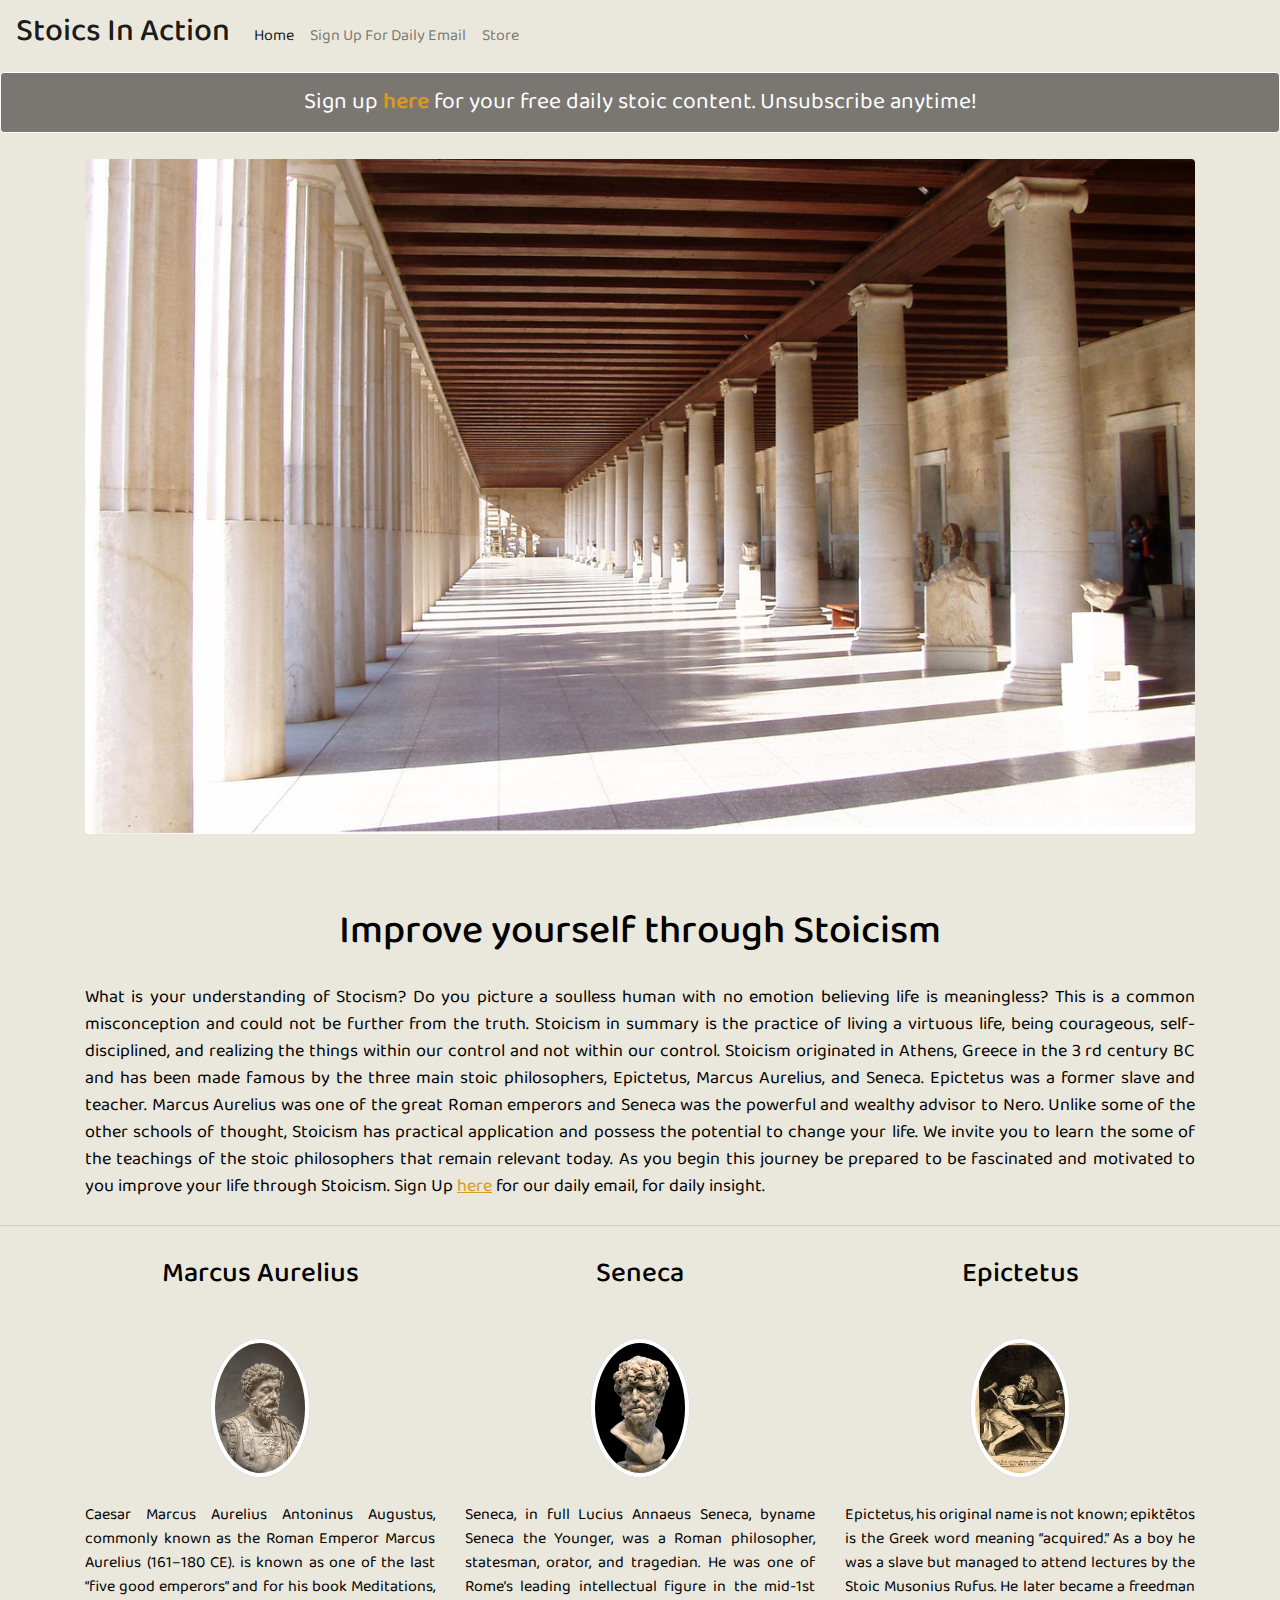
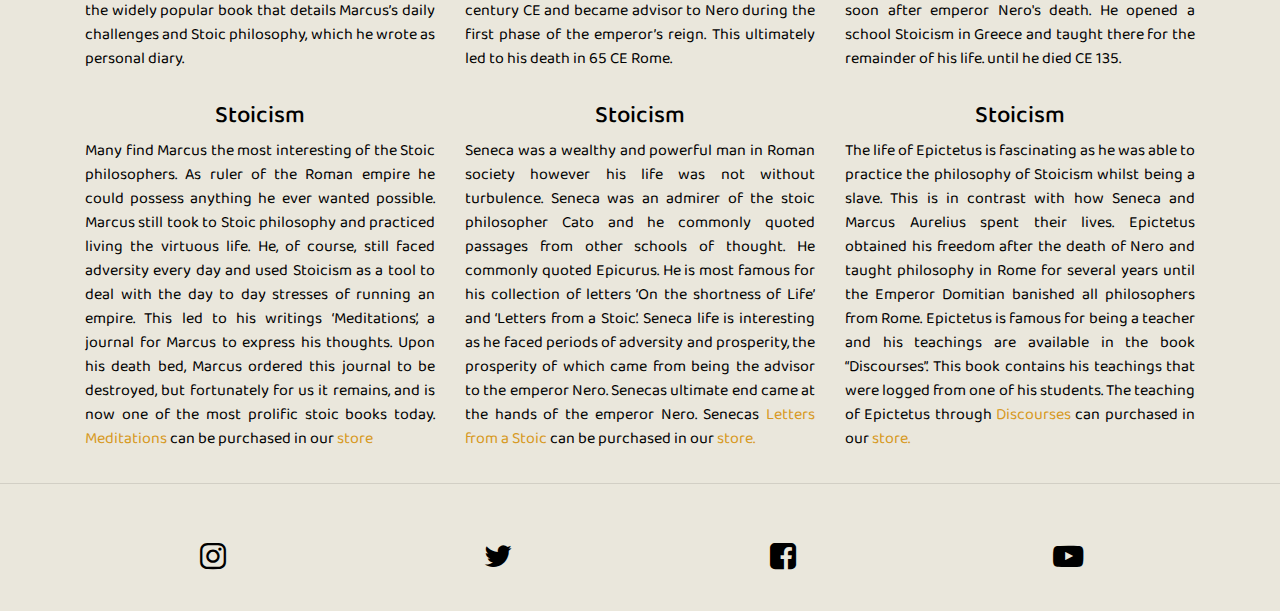
<file: index.html>
<!DOCTYPE html>
<html lang="en">
  <head>
    <meta charset="UTF-8" />
    <meta name="viewport" content="width=device-width, initial-scale=1.0" />
    <title>Stoics In Action</title>
    <link
      rel="stylesheet"
      href="https://stackpath.bootstrapcdn.com/bootstrap/4.4.1/css/bootstrap.min.css"
      integrity="sha384-Vkoo8x4CGsO3+Hhxv8T/Q5PaXtkKtu6ug5TOeNV6gBiFeWPGFN9MuhOf23Q9Ifjh"
      crossorigin="anonymous"
    />
    <link
      href="https://stackpath.bootstrapcdn.com/font-awesome/4.7.0/css/font-awesome.min.css"
      rel="stylesheet"
      integrity="sha384-wvfXpqpZZVQGK6TAh5PVlGOfQNHSoD2xbE+QkPxCAFlNEevoEH3Sl0sibVcOQVnN"
      crossorigin="anonymous"
    />
    <link
      href="https://fonts.googleapis.com/css2?family=Baloo+Paaji+2&display=swap"
      rel="stylesheet"
    />
    <link rel="stylesheet" href="assets/css/style.css" type="text/css" />
  </head>
  <body>
    <!--Navbar-->
    <nav class="navbar navbar-expand-lg navbar-light">
      <a class="navbar-brand" href="index.html"><h2>Stoics In Action</h2></a>
      <button
        class="navbar-toggler"
        type="button"
        data-toggle="collapse"
        data-target="#navbarNav"
        aria-controls="navbarNav"   
        aria-expanded="false"
        aria-label="Toggle navigation"
      >
        <span class="navbar-toggler-icon"></span>
      </button>
      <div class="collapse navbar-collapse" id="navbarNav">
        <ul class="navbar-nav">
          <li class="nav-item active">
            <a class="nav-link" href="index.html"
              >Home <span class="sr-only">(current)</span></a
            >
          </li>
          <li class="nav-item">
            <a class="nav-link" href="sign-up.html">Sign Up For Daily Email</a>
          </li>
          <li class="nav-item">
            <a class="nav-link" href="store.html">Store</a>
          </li>
        </ul>
      </div>
    </nav>
    <!--Navbar-->

    <!--Hero Image-->
    <div class="alert alert-light" role="alert">
      Sign up <a href="sign-up.html" class="alert-link">here</a> for your free daily stoic content. Unsubscribe anytime!
    </div>
    <div class="container hero-image">
        <img src="assets/images/stoa2.jpg" class="rounded img-responsive stoa" alt="Responsive image">
    </div>
    <!--Hero Image-->
    <br>
    <!--Introduction-->
    <div class="container introduction">
      <h1>Improve yourself through Stoicism</h1>
      <p>
        What is your understanding of Stocism? Do you picture a soulless human with no
        emotion believing life is meaningless? This is a common misconception and could not be
        further from the truth. Stoicism in summary is the practice of living a virtuous life,
        being courageous, self-disciplined, and realizing the things within our control and not
        within our control. Stoicism originated in Athens, Greece in the 3 rd century BC and has
        been made famous by the three main stoic philosophers, Epictetus, Marcus Aurelius,
        and Seneca. Epictetus was a former slave and teacher. Marcus Aurelius was one of the
        great Roman emperors and Seneca was the powerful and wealthy advisor to Nero.
        Unlike some of the other schools of thought, Stoicism has practical application and
        possess the potential to change your life. We invite you to learn the some of the
        teachings of the stoic philosophers that remain relevant today. As you begin this
        journey be prepared to be fascinated and motivated to you improve your life through
        Stoicism. Sign Up <a href="sign-up.html">here</a> for our daily email, for daily insight.
      </p>
    </div>
    <!--Introduction-->
    <hr>
    <!--History Section-->
    <div class="container history">
      <div class="row">
        <div class="col-sm marcus">
          <h3>Marcus Aurelius</h3>
          <img src="assets/images/marcus-thumbnail.jpg" alt="Marcus" class="img-thumbnail rounded-circle thumbnail">
          <p>Caesar Marcus Aurelius Antoninus Augustus, commonly known as the Roman Emperor
            Marcus Aurelius (161–180 CE). is known as one of the last “five good emperors” and for his
            book Meditations, the widely popular book that details Marcus’s daily challenges and
            Stoic philosophy, which he wrote as personal diary.
          </p>
          <h4>Stoicism</h4>
          <p>Many find Marcus the most interesting of the Stoic philosophers. As ruler of the
            Roman empire he could possess anything he ever wanted possible. Marcus still took to
            Stoic philosophy and practiced living the virtuous life. He, of course, still faced
            adversity every day and used Stoicism as a tool to deal with the day to day stresses of
            running an empire. This led to his writings ‘Meditations’, a journal for Marcus to
            express his thoughts. Upon his death bed, Marcus ordered this journal to be
            destroyed, but fortunately for us it remains, and is now one of the most prolific stoic
            books today. <a href="https://en.wikipedia.org/wiki/Meditations">Meditations</a> can be purchased in our <a href="store.html">store</a></p>
        </div>
        <div class="col-sm seneca">  
          <h3>Seneca</h3>
          <img src="assets/images/seneca-thumbnail.jpg" alt="Seneca" class="img-thumbnail rounded-circle thumbnail">
          <p>Seneca, in full Lucius Annaeus Seneca, byname Seneca the Younger, was a Roman
            philosopher, statesman, orator, and tragedian. He was one of Rome’s leading intellectual
            figure in the mid-1st century CE and became advisor to Nero during the first phase of
            the emperor’s reign. This ultimately led to his death in 65 CE Rome.
          </p>
          <h4>Stoicism</h4>
          <p>Seneca was a wealthy and powerful man in Roman society however his life was not
            without turbulence. Seneca was an admirer of the stoic philosopher Cato and he
            commonly quoted passages from other schools of thought. He commonly quoted
            Epicurus. He is most famous for his collection of letters ‘On the shortness of Life’ and
            ‘Letters from a Stoic’. Seneca life is interesting as he faced periods of adversity and
            prosperity, the prosperity of which came from being the advisor to the emperor Nero.
            Senecas ultimate end came at the hands of the emperor Nero. Senecas <a href="https://en.wikipedia.org/wiki/Epistulae_Morales_ad_Lucilium">Letters from a
            Stoic</a> can be purchased in our <a href="store.html">store.</a></p>
        </div>
        <div class="col-sm epictetus">
          <h3>Epictetus</h3>
          <img src="assets/images/epictetus-thumbnail.jpg" alt="Epictetus" class="img-thumbnail rounded-circle thumbnail">
          <p>Epictetus, his original name is not known; epiktētos is the Greek word meaning
            “acquired.” As a boy he was a slave but managed to attend lectures by the Stoic
            Musonius Rufus. He later became a freedman soon after emperor Nero's death. He opened a school Stoicism in Greece and
            taught there for the remainder of his life. until he died CE 135.</p>
          <h4>Stoicism</h4>
          <p>The life of Epictetus is fascinating as he was able to
            practice the philosophy of Stoicism whilst being a slave. This is in contrast with how
            Seneca and Marcus Aurelius spent their lives. Epictetus obtained his freedom after the
            death of Nero and taught philosophy in Rome for several years until the Emperor
            Domitian banished all philosophers from Rome. Epictetus is famous for being a teacher and
            his teachings are available in the book “Discourses”. This book contains his teachings that were
            logged from one of his students. The teaching of
            Epictetus through <a href="https://en.wikipedia.org/wiki/Discourses_of_Epictetus">Discourses</a> can purchased in our <a href="store.html">store.</a></p>
        </div>
      </div>
    </div>
    <!--History Section-->
    <hr>
    <!--Footer-->
    <footer class="container-fluid footer-container">
      <div class="container social-media">
        <div class="row">
          <div class="col"><a href="https://www.instagram.com/stoics_in_action_/" target="_blank"><i class="fa fa-instagram"></i></a></div>
          <div class="col"><a href="https://twitter.com/StoicsAction" target="_blank"><i class="fa fa-twitter"></i></a></div>
          <div class="col"><a href="https://www.facebook.com/richard.finegan.568" target="_blank"><i class="fa fa-facebook-square"></i></a></div>
          <div class="col"><a href="https://www.youtube.com/channel/UCiMQLHivJ5AAnTve8AC_m9g?view_as=subscriber" target="_blank"><i class="fa fa-youtube-play"></i></a></div>
        </div>
      </div>  
    </footer>
    <!--Footer-->
    
    <script
      src="https://code.jquery.com/jquery-3.4.1.slim.min.js"
      integrity="sha384-J6qa4849blE2+poT4WnyKhv5vZF5SrPo0iEjwBvKU7imGFAV0wwj1yYfoRSJoZ+n"
      crossorigin="anonymous"
    ></script>
    <script
      src="https://cdn.jsdelivr.net/npm/popper.js@1.16.0/dist/umd/popper.min.js"
      integrity="sha384-Q6E9RHvbIyZFJoft+2mJbHaEWldlvI9IOYy5n3zV9zzTtmI3UksdQRVvoxMfooAo"
      crossorigin="anonymous"
    ></script>
    <script
      src="https://stackpath.bootstrapcdn.com/bootstrap/4.4.1/js/bootstrap.min.js"
      integrity="sha384-wfSDF2E50Y2D1uUdj0O3uMBJnjuUD4Ih7YwaYd1iqfktj0Uod8GCExl3Og8ifwB6"
      crossorigin="anonymous"
    ></script>
  </body>
</html>
</file>
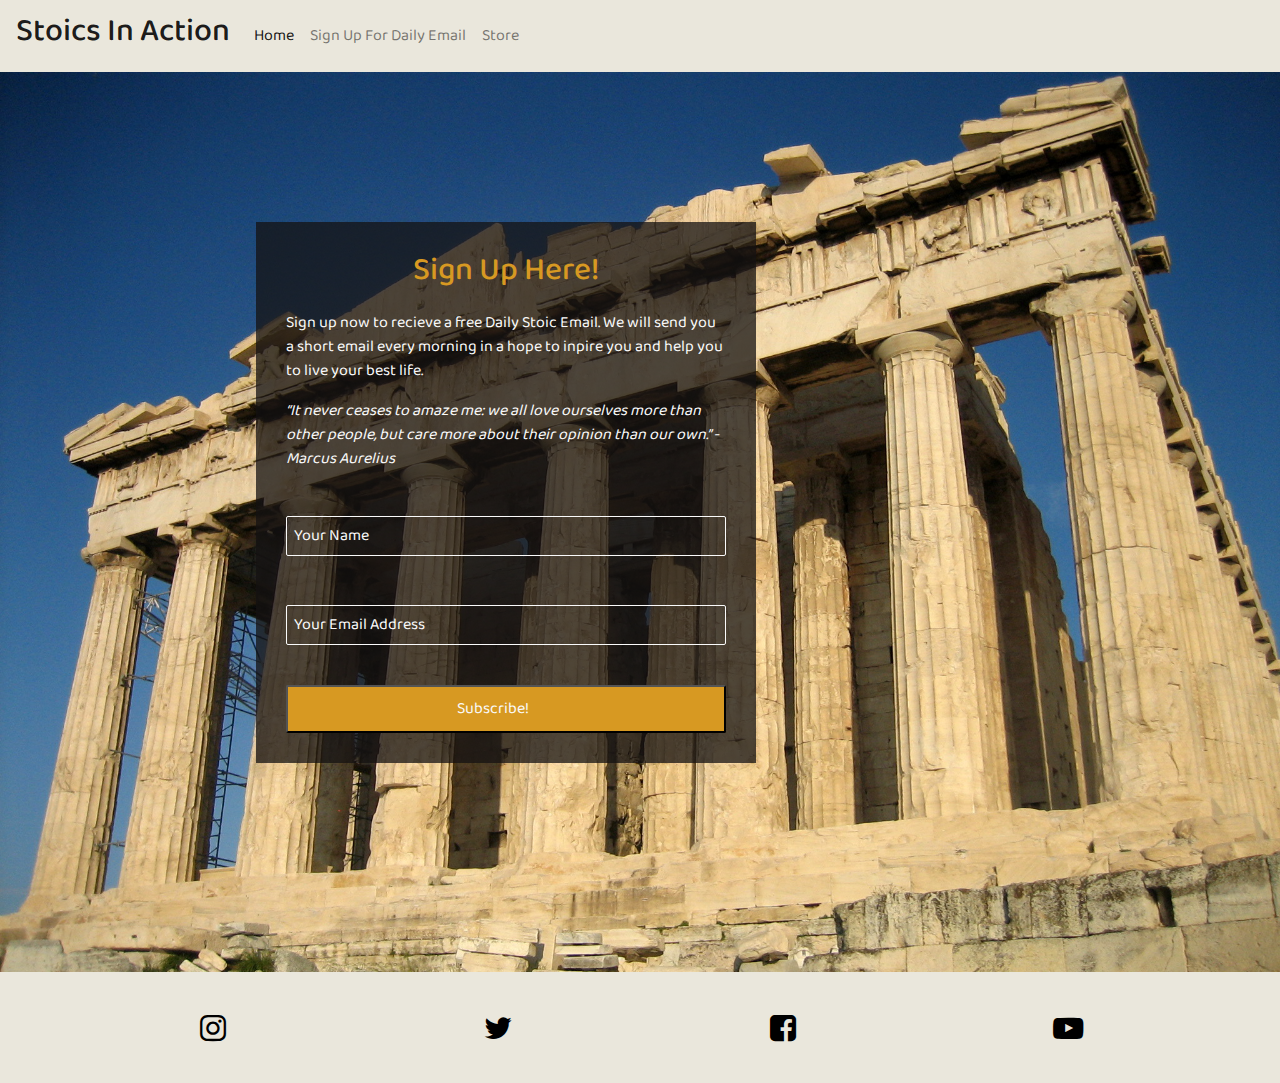
<file: sign-up.html>
<!DOCTYPE html>
<html lang="en">
  <head>
    <meta charset="UTF-8" />
    <meta name="viewport" content="width=device-width, initial-scale=1.0" />
    <title>Stoics In Action</title>
    <link
      rel="stylesheet"
      href="https://stackpath.bootstrapcdn.com/bootstrap/4.4.1/css/bootstrap.min.css"
      integrity="sha384-Vkoo8x4CGsO3+Hhxv8T/Q5PaXtkKtu6ug5TOeNV6gBiFeWPGFN9MuhOf23Q9Ifjh"
      crossorigin="anonymous"
    />
    <link
      href="https://stackpath.bootstrapcdn.com/font-awesome/4.7.0/css/font-awesome.min.css"
      rel="stylesheet"
      integrity="sha384-wvfXpqpZZVQGK6TAh5PVlGOfQNHSoD2xbE+QkPxCAFlNEevoEH3Sl0sibVcOQVnN"
      crossorigin="anonymous"
    />
    <link
      href="https://fonts.googleapis.com/css2?family=Baloo+Paaji+2&display=swap"
      rel="stylesheet"
    />
    <link rel="stylesheet" href="assets/css/style.css" type="text/css" />
  </head>
  <body>
    <!--Navbar-->
    <nav class="navbar navbar-expand-lg navbar-light">
      <a class="navbar-brand" href="index.html"><h2>Stoics In Action</h2></a>
      <button
        class="navbar-toggler"
        type="button"
        data-toggle="collapse"
        data-target="#navbarNav"
        aria-controls="navbarNav"
        aria-expanded="false"
        aria-label="Toggle navigation"
      >
        <span class="navbar-toggler-icon"></span>
      </button>
      <div class="collapse navbar-collapse" id="navbarNav">
        <ul class="navbar-nav">
          <li class="nav-item active">
            <a class="nav-link" href="index.html"
              >Home </a
            >
          </li>
          <li class="nav-item">
            <a class="nav-link" href="sign-up.html">Sign Up For Daily Email <span class="sr-only">(current)</span></a>
          </li>
          <li class="nav-item">
            <a class="nav-link" href="store.html">Store</a>
          </li>
        </ul>
      </div>
    </nav>
    <!--Navbar-->

    <!--SignUp Section-->
    <div class="form-section">
      <form class="signup-form" method="post" action="https://formdump.codeinstitute.net/">
        <h2> Sign Up Here!</h2>
        <p>Sign up now to recieve a free Daily Stoic Email. We will send you a short email every morning in a hope to inpire you and help you to live your best life.</p>
        <p><em>“It never ceases to amaze me: we all love ourselves more than other people, but care more about their opinion than our own.” - Marcus Aurelius</em></p>
        <label for="name"></label>
        <input class="text-input" placeholder="Your Name" type="text" name="name" id="name" required>
        <label for="email"></label>
         <input class="text-input" placeholder="Your Email Address" type="email" name="email" id="email" required>
        <input class="subscribe-button" type="submit" value="Subscribe!">
      </form>
    </div>
    <!--SignUp Section-->
      
    <!--Footer-->
    <footer class="container-fluid footer-container">
      <div class="container social-media">
        <div class="row">
          <div class="col"><a href="https://www.instagram.com/stoics_in_action_/" target="_blank"><i class="fa fa-instagram"></i></a></div>
          <div class="col"><a href="https://twitter.com/StoicsAction" target="_blank"><i class="fa fa-twitter"></i></a></div>
          <div class="col"><a href="https://www.facebook.com/richard.finegan.568" target="_blank"><i class="fa fa-facebook-square"></i></a></div>
          <div class="col"><a href="https://www.youtube.com/channel/UCiMQLHivJ5AAnTve8AC_m9g?view_as=subscriber" target="_blank"><i class="fa fa-youtube-play"></i></a></div>
        </div>
      </div>  
    </footer>
    <!--Footer-->

    <script
      src="https://code.jquery.com/jquery-3.4.1.slim.min.js"
      integrity="sha384-J6qa4849blE2+poT4WnyKhv5vZF5SrPo0iEjwBvKU7imGFAV0wwj1yYfoRSJoZ+n"
      crossorigin="anonymous"
    ></script>
    <script
      src="https://cdn.jsdelivr.net/npm/popper.js@1.16.0/dist/umd/popper.min.js"
      integrity="sha384-Q6E9RHvbIyZFJoft+2mJbHaEWldlvI9IOYy5n3zV9zzTtmI3UksdQRVvoxMfooAo"
      crossorigin="anonymous"
    ></script>
    <script
      src="https://stackpath.bootstrapcdn.com/bootstrap/4.4.1/js/bootstrap.min.js"
      integrity="sha384-wfSDF2E50Y2D1uUdj0O3uMBJnjuUD4Ih7YwaYd1iqfktj0Uod8GCExl3Og8ifwB6"
      crossorigin="anonymous"
    ></script>
  </body>
</html>
</file>
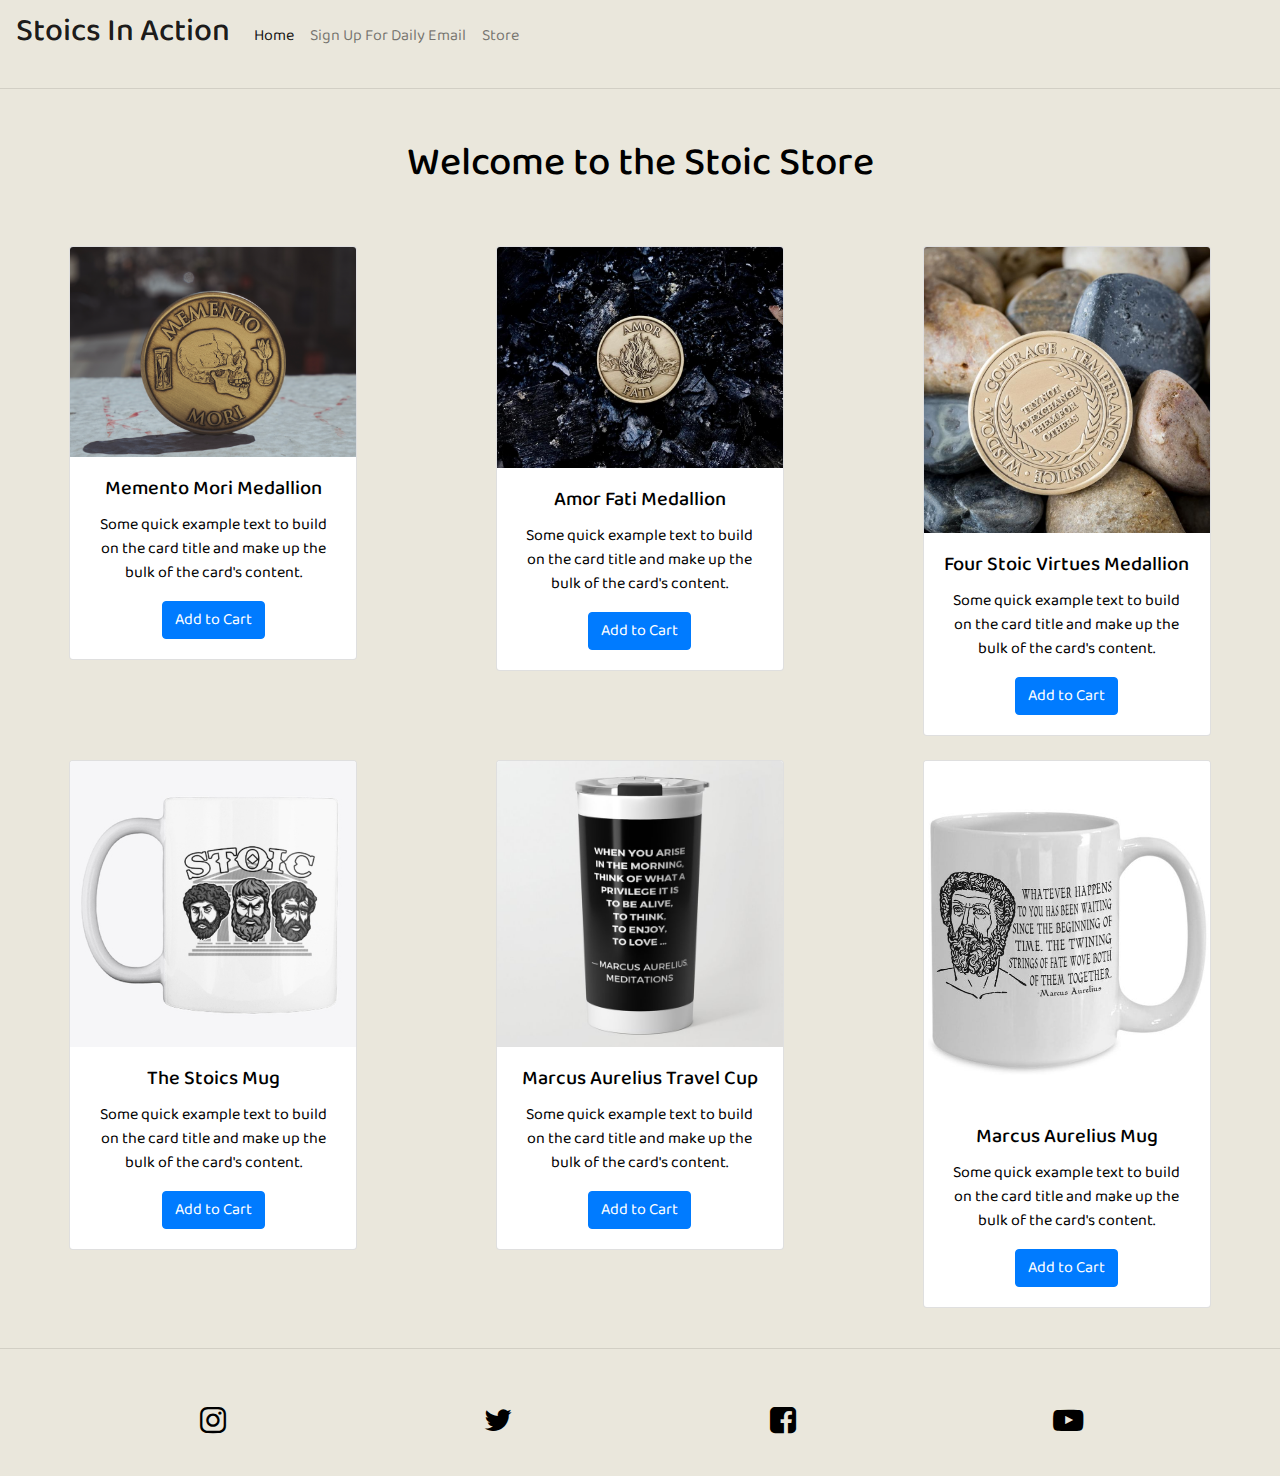
<file: store.html>
<!DOCTYPE html>
<html lang="en">
  <head>
    <meta charset="UTF-8" />
    <meta name="viewport" content="width=device-width, initial-scale=1.0" />
    <title>Stoics In Action</title>
    <link
      rel="stylesheet"
      href="https://stackpath.bootstrapcdn.com/bootstrap/4.4.1/css/bootstrap.min.css"
      integrity="sha384-Vkoo8x4CGsO3+Hhxv8T/Q5PaXtkKtu6ug5TOeNV6gBiFeWPGFN9MuhOf23Q9Ifjh"
      crossorigin="anonymous"
    />
    <link
      href="https://stackpath.bootstrapcdn.com/font-awesome/4.7.0/css/font-awesome.min.css"
      rel="stylesheet"
      integrity="sha384-wvfXpqpZZVQGK6TAh5PVlGOfQNHSoD2xbE+QkPxCAFlNEevoEH3Sl0sibVcOQVnN"
      crossorigin="anonymous"
    />
    <link
      href="https://fonts.googleapis.com/css2?family=Baloo+Paaji+2&display=swap"
      rel="stylesheet"
    />
    <link rel="stylesheet" href="assets/css/style.css" type="text/css" />
  </head>
  <body>
    <!--Navbar-->
    <nav class="navbar navbar-expand-lg navbar-light">
      <a class="navbar-brand" href="index.html"><h2>Stoics In Action</h2></a>
      <button
        class="navbar-toggler"
        type="button"
        data-toggle="collapse"
        data-target="#navbarNav"
        aria-controls="navbarNav"
        aria-expanded="false"
        aria-label="Toggle navigation"
      >
        <span class="navbar-toggler-icon"></span>
      </button>
      <div class="collapse navbar-collapse" id="navbarNav">
        <ul class="navbar-nav">
          <li class="nav-item active">
            <a class="nav-link" href="index.html"
              >Home <span class="sr-only">(current)</span></a
            >
          </li>
          <li class="nav-item">
            <a class="nav-link" href="sign-up.html">Sign Up For Daily Email</a>
          </li>
          <li class="nav-item">
            <a class="nav-link" href="store.html">Store</a>
          </li>
        </ul>
      </div>
    </nav>
    <!--Navbar-->
    <hr>
    <!--Store Page-->
    <div class="container-fluid store-container">
      <h1>Welcome to the Stoic Store</h1> 
      <div class="row">
        <div class="col-lg-4 col-md-6 mb-4">
          <div class="card mx-auto" style="width: 18rem;">
            <img src="assets/images/mementomori.png" class="card-img-top" alt="...">
            <div class="card-body">
              <h5 class="card-title">Memento Mori Medallion</h5>
              <p class="card-text">Some quick example text to build on the card title and make up the bulk of the card's content.</p>
              <a href="#" class="btn btn-primary">Add to Cart</a>
            </div>
          </div>
        </div>
        <div class="col-lg-4 col-md-6 mb-4">
          <div class="card mx-auto" style="width: 18rem;">
            <img src="assets/images/amorfati.jpg" class="card-img-top" alt="...">
            <div class="card-body">
              <h5 class="card-title">Amor Fati Medallion</h5>
              <p class="card-text">Some quick example text to build on the card title and make up the bulk of the card's content.</p>
              <a href="#" class="btn btn-primary">Add to Cart</a>
            </div>
          </div>
        </div>
        <div class="col-lg-4 col-md-6 mb-4">
          <div class="card mx-auto" style="width: 18rem;">
            <img src="assets/images/virtues.jpg" class="card-img-top" alt="...">
            <div class="card-body">
              <h5 class="card-title">Four Stoic Virtues Medallion</h5>
              <p class="card-text">Some quick example text to build on the card title and make up the bulk of the card's content.</p>
              <a href="#" class="btn btn-primary">Add to Cart</a>
            </div>
          </div>
        </div>
        <div class="col-lg-4 col-md-6 mb-4">
          <div class="card mx-auto" style="width: 18rem;">
            <img src="assets/images/stoic-mug.jpg" class="card-img-top" alt="...">
            <div class="card-body">
              <h5 class="card-title">The Stoics Mug</h5>
              <p class="card-text">Some quick example text to build on the card title and make up the bulk of the card's content.</p>
              <a href="#" class="btn btn-primary">Add to Cart</a>
            </div>
          </div>
        </div>
        <div class="col-lg-4 col-md-6 mb-4">
          <div class="card mx-auto" style="width: 18rem;">
            <img src="assets/images/marcus-travel.jpg" class="card-img-top" alt="...">
            <div class="card-body">
              <h5 class="card-title">Marcus Aurelius Travel Cup</h5>
              <p class="card-text">Some quick example text to build on the card title and make up the bulk of the card's content.</p>
              <a href="#" class="btn btn-primary">Add to Cart</a>
            </div>
          </div>
        </div>
        <div class="col-lg-4 col-md-6 mb-4">
          <div class="card mx-auto" style="width: 18rem;">
            <img src="assets/images/marcus-mug.jpg" class="card-img-top" alt="...">
            <div class="card-body">
              <h5 class="card-title">Marcus Aurelius Mug</h5>
              <p class="card-text">Some quick example text to build on the card title and make up the bulk of the card's content.</p>
              <a href="#" class="btn btn-primary">Add to Cart</a>
            </div>
          </div>
        </div>
      </div>
    </div>
    <!--Store Page-->
    <hr>
    <!--Footer-->
    <footer class="container-fluid footer-container">
      <div class="container social-media">
        <div class="row">
          <div class="col"><a href="https://www.instagram.com/stoics_in_action_/" target="_blank"><i class="fa fa-instagram"></i></a></div>
          <div class="col"><a href="https://twitter.com/StoicsAction" target="_blank"><i class="fa fa-twitter"></i></a></div>
          <div class="col"><a href="" target="_blank"><i class="fa fa-facebook-square"></i></a></div>
          <div class="col"><a href="" target="_blank"><i class="fa fa-youtube-play"></i></a></div>
        </div>
    </footer>
    <!--Footer-->

    <script
      src="https://code.jquery.com/jquery-3.4.1.slim.min.js"
      integrity="sha384-J6qa4849blE2+poT4WnyKhv5vZF5SrPo0iEjwBvKU7imGFAV0wwj1yYfoRSJoZ+n"
      crossorigin="anonymous"
    ></script>
    <script
      src="https://cdn.jsdelivr.net/npm/popper.js@1.16.0/dist/umd/popper.min.js"
      integrity="sha384-Q6E9RHvbIyZFJoft+2mJbHaEWldlvI9IOYy5n3zV9zzTtmI3UksdQRVvoxMfooAo"
      crossorigin="anonymous"
    ></script>
    <script
      src="https://stackpath.bootstrapcdn.com/bootstrap/4.4.1/js/bootstrap.min.js"
      integrity="sha384-wfSDF2E50Y2D1uUdj0O3uMBJnjuUD4Ih7YwaYd1iqfktj0Uod8GCExl3Og8ifwB6"
      crossorigin="anonymous"
    ></script>
  </body>
</html>
</file>
<file: assets/css/style.css>
body {

  background-color: #eae7dc;
  font-family: "Baloo Paaji 2", cursive, sans-serif;
  color: #000000;
} 

.navbar {
  background-color: #eae7dc;

}

.footer-container {

  text-align: center;
  padding: 25px;
    
}

.social-media i {

  font-size: 190%;
  margin: 1%;
  padding: 5%;

}

.social-media i:hover {

  font-size: 240%;

}

/*--------------Index */

.alert {
  font-size: 23px;
  color: #fff;
  background-color: rgba(20, 18, 18, 0.521);
  text-align: center;
}

.alert a {

  color: #d79922 !important;
  padding: 25px 0px;
  font-weight: 600;

}

.hero-image {

  margin-bottom: 20px;
  margin-top: 10px
  
}

.stoa {

  margin: 10px 0px;
  width: 100%;
  height: 75vh;

}

@media only screen and (max-width: 600px) {
  .stoa {
    height: 50vh;
  }
}

@media only screen and (min-width: 1590px) {
  .stoa {
    height: 55vh;
  }
}

@media only screen and (min-width: 768px) and (max-width: 1024px) {
  .stoa {
    height: 55vh;
  }
}

.introduction h1 {

  text-align: center;
  padding: 20px;

}

.introduction p {

  text-align: justify;
  font-size: large;
  margin-bottom: 25px;

}


.introduction a {

  text-decoration: underline;
  color: inherit;
  color: #d79922;
  
}

.history h3 {

  padding: 15px 0px;

}

.history {

  text-align: center;

}

.history p {

  text-align: justify;  
}

.history h4 {
  padding-top: 15px;

}

.history a {

  text-decoration: none;
  color: #d79922;

}

.thumbnail {

  height: 140px;
  margin: 25px 15px;
  width: 100px;
}

.footer-container a {
  text-decoration: none;
  color: inherit;
}

/*--------------Sign Up */

.form-section {

  clear: left;
  background: url(../images/greek.jpg);
  background-size: cover;
  background-position: center;
  height: 900px;
  
}

.signup-form {

  margin-top: 150px;
  color: #fafafa;
  background-color: rgba(20, 18, 18, 0.75);
  max-width: 500px;
  position: absolute;
  left: 20%;
  padding: 30px;

}

@media only screen and (max-width: 600px) {
  .signup-form {
    
    left: 1%;
    padding: 30px;
    right: 1%;
  }
}

@media only screen and (min-width: 768px) and (max-width: 1024px) {

  .form-section {
    height: 1150px !important;
  }
}


@media only screen and (min-width: 1400px) {
  .signup-form {

    margin-top: 180px;
    left: 37%;
    padding: 30px;
    right: 33%;

  }
}

.signup-form h2 {
color: #d79922;
margin-bottom: 20px;
text-align: center;
font-weight: 500;

}

.text-input {
background-color: transparent;
color: #fafafa;
width: 100%;
height: 40px;
margin: 5px 0px 20px 0px;
border: 1px solid #fafafa;
border-radius: 2px;

}

.text-input:hover {
border-color:	#d79922;

}

.subscribe-button {
margin-top: 20px;
border-radius: 2px;
padding: 10px 30px 10px 3px;
text-align: center;
font-size: 100%;
background-color: #d79922;
color: #fafafa;
display: block;
width: 100%;
}

.subscribe-button:hover {
background-color: #fafafa;
color: 	#d79922;
}

::placeholder {

  color: #fafafa; 
  padding-left: 5px;

}

/*--------------Store */

.store-container {
  text-align: center;
  display: block;
}

.store-container h1 {

  padding: 35px 15px 50px 15px;

}

.book {

  height: 370px;

}

.medallion {
  
  height: 230px;

}
</file>
